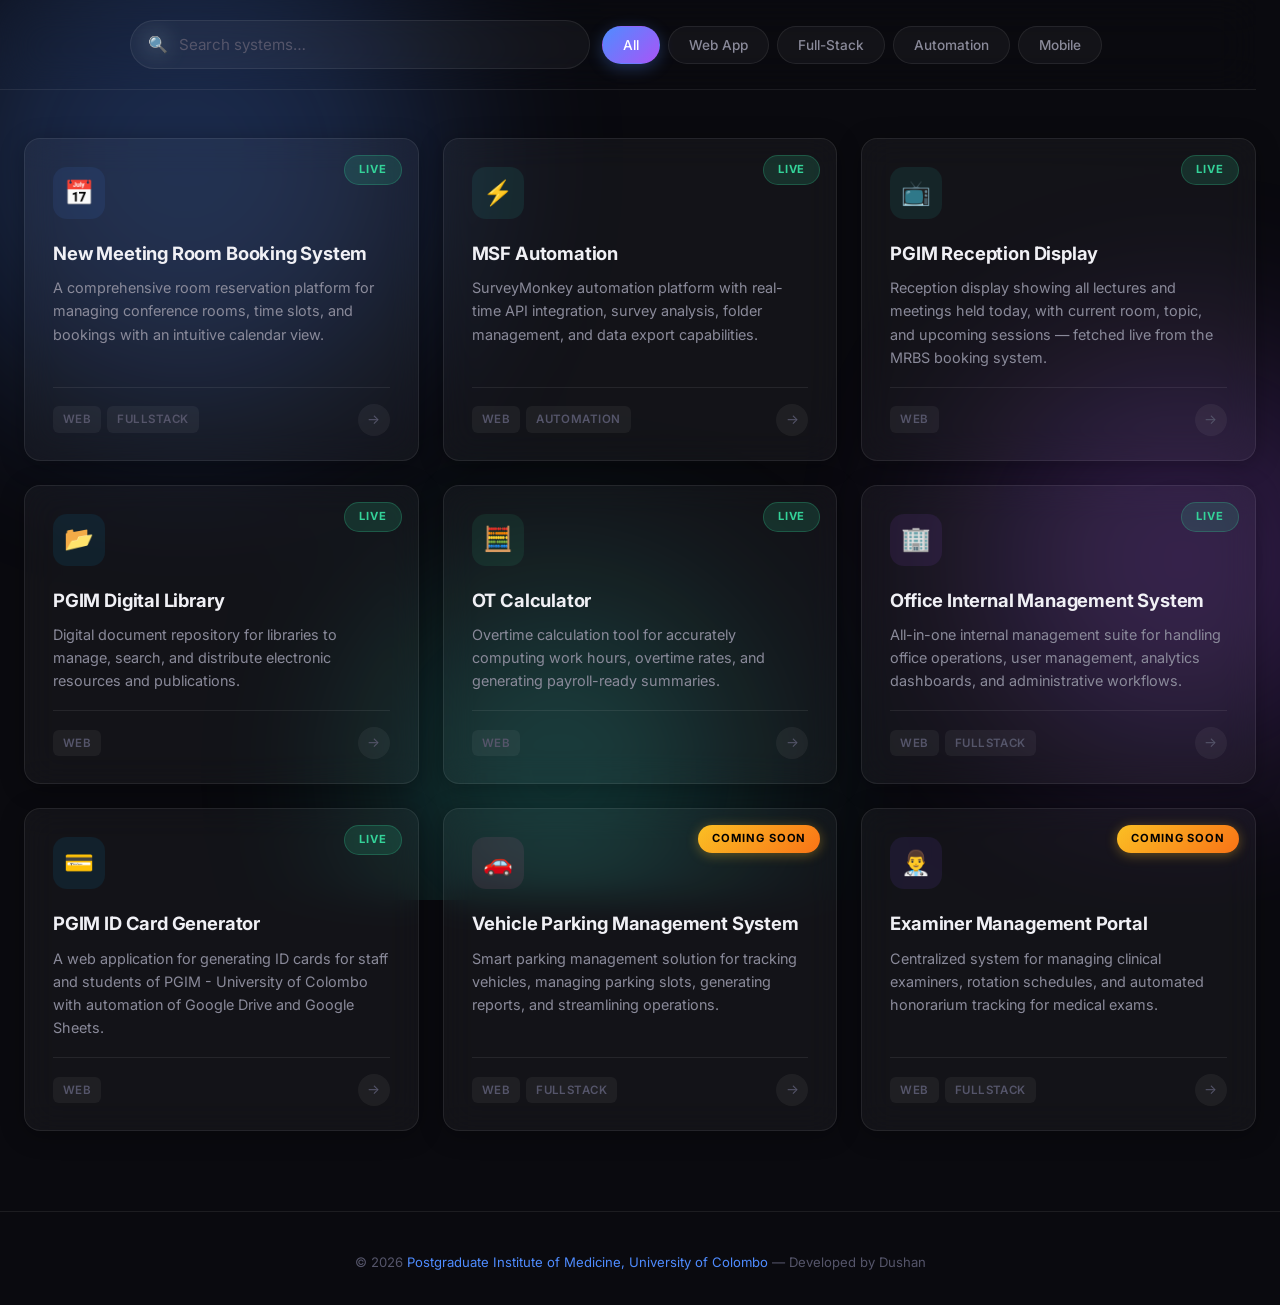
<file: index.html>
<!doctype html>
<html lang="en">
  <head>
    <meta charset="UTF-8" />
    <meta name="viewport" content="width=device-width, initial-scale=1.0" />
    <meta
      name="description"
      content="TechLab Software Solutions — A curated portfolio of modern web applications and systems developed by Dushan."
    />
    <title>My Projects</title>
    <link rel="icon" type="image/svg+xml" href="logo without bg.png" />
    <link rel="preconnect" href="https://fonts.googleapis.com" />
    <link rel="preconnect" href="https://fonts.gstatic.com" crossorigin />
    <link
      href="https://fonts.googleapis.com/css2?family=Inter:wght@300;400;500;600;700;800&display=swap"
      rel="stylesheet"
    />
    <!-- Dynamic Cache Buster for CSS -->
    <script>
      (function() {
        const t = Date.now();
        const link = document.createElement('link');
        link.rel = 'stylesheet';
        link.href = 'styles.css?v=' + t;
        document.head.appendChild(link);
      })();
    </script>
    <!-- Prevent HTML caching -->
    <meta http-equiv="Cache-Control" content="no-cache, no-store, must-revalidate" />
    <meta http-equiv="Pragma" content="no-cache" />
    <meta http-equiv="Expires" content="0" />
  </head>
  <body>
    <!-- Animated Background Orbs -->
    <div class="bg-orbs">
      <div class="orb"></div>
      <div class="orb"></div>
      <div class="orb"></div>
    </div>

    <!-- Toolbar -->
    <div class="toolbar">
      <div class="search-box">
        <span class="search-icon">🔍</span>
        <input
          type="text"
          id="searchInput"
          placeholder="Search systems…"
          autocomplete="off"
        />
      </div>
      <div class="filter-pills" id="filterPills">
        <button class="filter-pill active" data-filter="all">All</button>
        <button class="filter-pill" data-filter="web">Web App</button>
        <button class="filter-pill" data-filter="fullstack">Full-Stack</button>
        <button class="filter-pill" data-filter="automation">Automation</button>
        <button class="filter-pill" data-filter="mobile">Mobile</button>
      </div>
    </div>
    <div class="container">
      <!-- Cards Grid -->
      <div class="cards-grid" id="cardsGrid"></div>
    </div>

    <!-- Footer -->
    <footer>
      <div class="container">
        © 2026
        <a href="https://pgim.cmb.ac.lk/" target="_blank" rel="noopener"
          >Postgraduate Institute of Medicine, University of Colombo</a
        >
        — Developed by Dushan
      </div>
    </footer>

    <script>
      document.write('<script src="script.js?v=' + Date.now() + '"><\/script>');
    </script>
  </body>
</html>
</file>
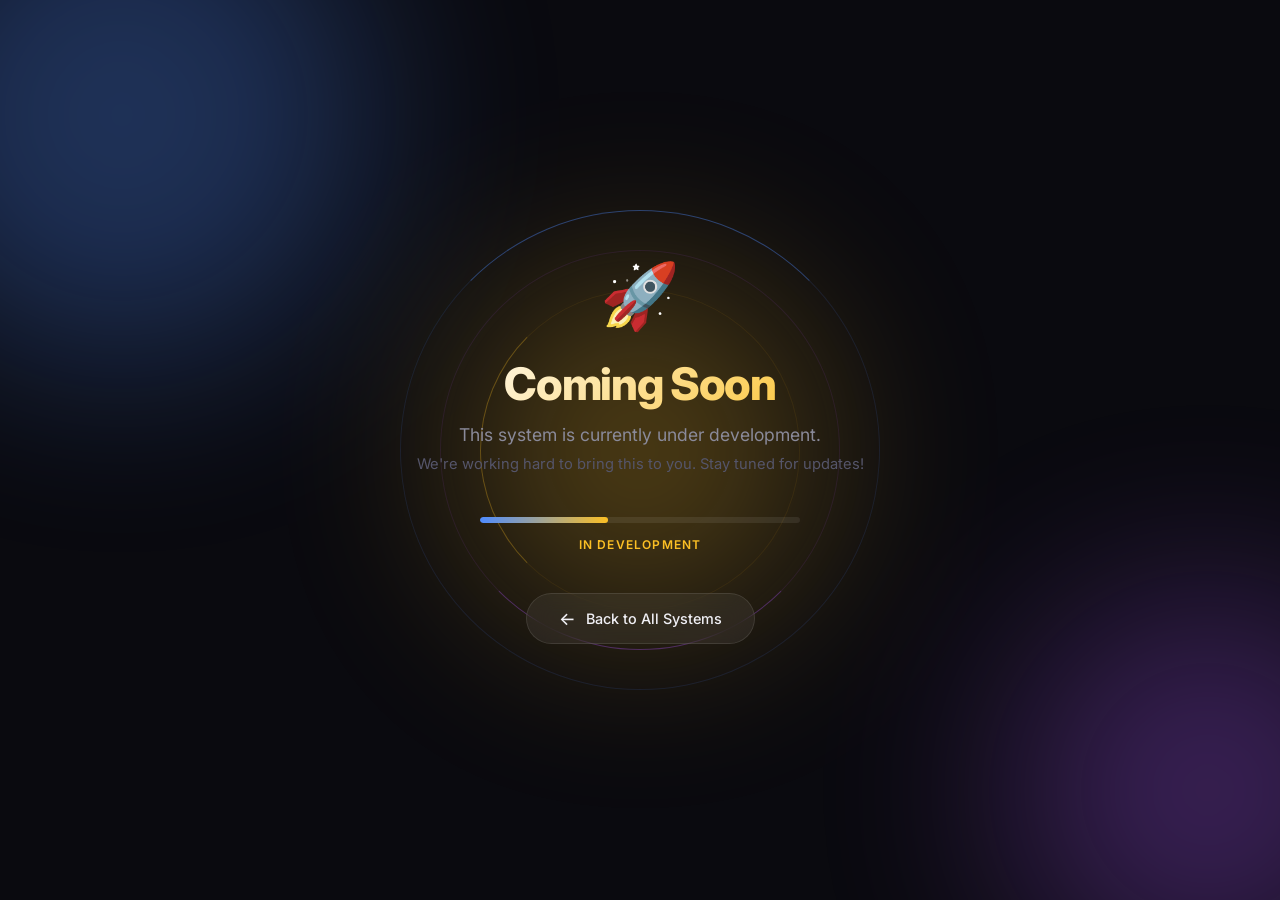
<file: coming-soon.html>
<!DOCTYPE html>
<html lang="en">
<head>
    <meta charset="UTF-8">
    <meta name="viewport" content="width=device-width, initial-scale=1.0">
    <meta name="description" content="This system is currently under development. Stay tuned!">
    <title>Coming Soon — TechLab</title>
    <link rel="icon" type="image/svg+xml" href="logo without bg.png" />
    <link rel="preconnect" href="https://fonts.googleapis.com">
    <link rel="preconnect" href="https://fonts.gstatic.com" crossorigin>
    <link href="https://fonts.googleapis.com/css2?family=Inter:wght@300;400;500;600;700;800&display=swap" rel="stylesheet">
    <link rel="stylesheet" href="coming-soon.css">
</head>
<body>

    <!-- Animated Background Orbs -->
    <div class="bg-orbs">
        <div class="orb"></div>
        <div class="orb"></div>
        <div class="orb"></div>
    </div>

    <div class="cs-wrapper">
        <!-- Animated rings -->
        <div class="cs-rings">
            <div class="cs-ring cs-ring--1"></div>
            <div class="cs-ring cs-ring--2"></div>
            <div class="cs-ring cs-ring--3"></div>
        </div>

        <!-- Content -->
        <div class="cs-content">
            <div class="cs-icon">🚀</div>
            <h1 class="cs-title" id="csTitle">Coming Soon</h1>
            <p class="cs-subtitle" id="csSubtitle">This system is currently under development.</p>
            <p class="cs-desc">We're working hard to bring this to you. Stay tuned for updates!</p>

            <div class="cs-progress">
                <div class="cs-progress-bar">
                    <div class="cs-progress-fill"></div>
                </div>
                <span class="cs-progress-label">In Development</span>
            </div>

            <a href="index.html" class="cs-back-btn">
                <span class="cs-back-arrow">←</span>
                Back to All Systems
            </a>
        </div>
    </div>

    <script>
        // Read project name from URL params
        const params = new URLSearchParams(window.location.search);
        const projectName = params.get('project');
        if (projectName) {
            document.getElementById('csTitle').textContent = projectName;
            document.getElementById('csSubtitle').textContent = 'This system is currently under development.';
            document.title = `${projectName} — Coming Soon`;
        }
    </script>
</body>
</html>
</file>
<file: coming-soon.css>
/* ===== Reset & Base ===== */
*, *::before, *::after { margin: 0; padding: 0; box-sizing: border-box; }

:root {
    --bg-primary: #0a0a0f;
    --accent-blue: #4f8cff;
    --accent-purple: #a855f7;
    --accent-teal: #2dd4bf;
    --accent-amber: #fbbf24;
    --text-primary: #f0f0f5;
    --text-secondary: #8a8a9a;
    --text-muted: #55556a;
    --transition: 0.35s cubic-bezier(0.4, 0, 0.2, 1);
}

body {
    font-family: 'Inter', -apple-system, BlinkMacSystemFont, sans-serif;
    background: var(--bg-primary);
    color: var(--text-primary);
    min-height: 100vh;
    overflow: hidden;
    display: flex;
    align-items: center;
    justify-content: center;
}

/* ===== Background Orbs ===== */
.bg-orbs {
    position: fixed;
    inset: 0;
    z-index: 0;
    pointer-events: none;
    overflow: hidden;
}

.bg-orbs .orb {
    position: absolute;
    border-radius: 50%;
    filter: blur(100px);
    opacity: 0.3;
    animation: orbFloat 20s ease-in-out infinite alternate;
}

.bg-orbs .orb:nth-child(1) {
    width: 500px; height: 500px;
    background: var(--accent-blue);
    top: -15%; left: -10%;
    animation-duration: 22s;
}
.bg-orbs .orb:nth-child(2) {
    width: 400px; height: 400px;
    background: var(--accent-purple);
    bottom: -10%; right: -10%;
    animation-duration: 18s;
    animation-delay: -5s;
}
.bg-orbs .orb:nth-child(3) {
    width: 350px; height: 350px;
    background: var(--accent-amber);
    top: 50%; left: 50%;
    transform: translate(-50%, -50%);
    animation-duration: 25s;
    animation-delay: -10s;
}

@keyframes orbFloat {
    0%   { transform: translate(0, 0) scale(1); }
    33%  { transform: translate(40px, -30px) scale(1.05); }
    66%  { transform: translate(-20px, 20px) scale(0.95); }
    100% { transform: translate(30px, -10px) scale(1.02); }
}

/* ===== Wrapper ===== */
.cs-wrapper {
    position: relative;
    z-index: 1;
    display: flex;
    align-items: center;
    justify-content: center;
    width: 100%;
    padding: 40px 24px;
}

/* ===== Animated Rings ===== */
.cs-rings {
    position: absolute;
    width: 480px;
    height: 480px;
    pointer-events: none;
}

.cs-ring {
    position: absolute;
    inset: 0;
    border-radius: 50%;
    border: 1px solid rgba(255, 255, 255, 0.06);
}

.cs-ring--1 {
    animation: ringRotate 20s linear infinite;
    border-color: rgba(79, 140, 255, 0.12);
    border-top-color: rgba(79, 140, 255, 0.4);
}

.cs-ring--2 {
    inset: 40px;
    animation: ringRotate 15s linear infinite reverse;
    border-color: rgba(168, 85, 247, 0.1);
    border-bottom-color: rgba(168, 85, 247, 0.35);
}

.cs-ring--3 {
    inset: 80px;
    animation: ringRotate 25s linear infinite;
    border-color: rgba(251, 191, 36, 0.08);
    border-left-color: rgba(251, 191, 36, 0.3);
}

@keyframes ringRotate {
    to { transform: rotate(360deg); }
}

/* ===== Content ===== */
.cs-content {
    position: relative;
    text-align: center;
    max-width: 480px;
    animation: fadeInUp 0.8s ease both;
}

@keyframes fadeInUp {
    from { opacity: 0; transform: translateY(30px); }
    to   { opacity: 1; transform: translateY(0); }
}

.cs-icon {
    font-size: 64px;
    margin-bottom: 24px;
    animation: iconBounce 3s ease-in-out infinite;
}

@keyframes iconBounce {
    0%, 100% { transform: translateY(0); }
    50%      { transform: translateY(-12px); }
}

.cs-title {
    font-size: clamp(1.8rem, 5vw, 2.8rem);
    font-weight: 800;
    letter-spacing: -0.03em;
    line-height: 1.2;
    margin-bottom: 12px;
    background: linear-gradient(135deg, #fff 0%, var(--accent-amber) 100%);
    -webkit-background-clip: text;
    -webkit-text-fill-color: transparent;
    background-clip: text;
}

.cs-subtitle {
    font-size: 1.1rem;
    color: var(--text-secondary);
    margin-bottom: 8px;
    font-weight: 400;
}

.cs-desc {
    font-size: 0.92rem;
    color: var(--text-muted);
    margin-bottom: 40px;
    line-height: 1.6;
}

/* ===== Progress Bar ===== */
.cs-progress {
    margin-bottom: 40px;
}

.cs-progress-bar {
    width: 100%;
    max-width: 320px;
    height: 6px;
    background: rgba(255, 255, 255, 0.08);
    border-radius: 50px;
    margin: 0 auto 10px;
    overflow: hidden;
}

.cs-progress-fill {
    width: 40%;
    height: 100%;
    border-radius: 50px;
    background: linear-gradient(90deg, var(--accent-blue), var(--accent-amber));
    animation: progressPulse 2.5s ease-in-out infinite;
}

@keyframes progressPulse {
    0%, 100% { opacity: 0.7; width: 35%; }
    50%      { opacity: 1;   width: 50%; }
}

.cs-progress-label {
    font-size: 0.75rem;
    font-weight: 600;
    text-transform: uppercase;
    letter-spacing: 0.1em;
    color: var(--accent-amber);
}

/* ===== Back Button ===== */
.cs-back-btn {
    display: inline-flex;
    align-items: center;
    gap: 10px;
    padding: 14px 32px;
    border-radius: 50px;
    background: rgba(255, 255, 255, 0.06);
    border: 1px solid rgba(255, 255, 255, 0.1);
    color: var(--text-primary);
    text-decoration: none;
    font-size: 0.9rem;
    font-weight: 500;
    font-family: inherit;
    transition: all var(--transition);
    backdrop-filter: blur(12px);
}

.cs-back-btn:hover {
    background: rgba(255, 255, 255, 0.12);
    border-color: rgba(255, 255, 255, 0.2);
    transform: translateX(-4px);
}

.cs-back-arrow {
    font-size: 1.1rem;
    transition: transform var(--transition);
}

.cs-back-btn:hover .cs-back-arrow {
    transform: translateX(-4px);
}

/* ===== Responsive ===== */
@media (max-width: 520px) {
    .cs-rings { width: 320px; height: 320px; }
    .cs-icon { font-size: 48px; }
    .cs-back-btn { padding: 12px 24px; font-size: 0.85rem; }
}
</file>
